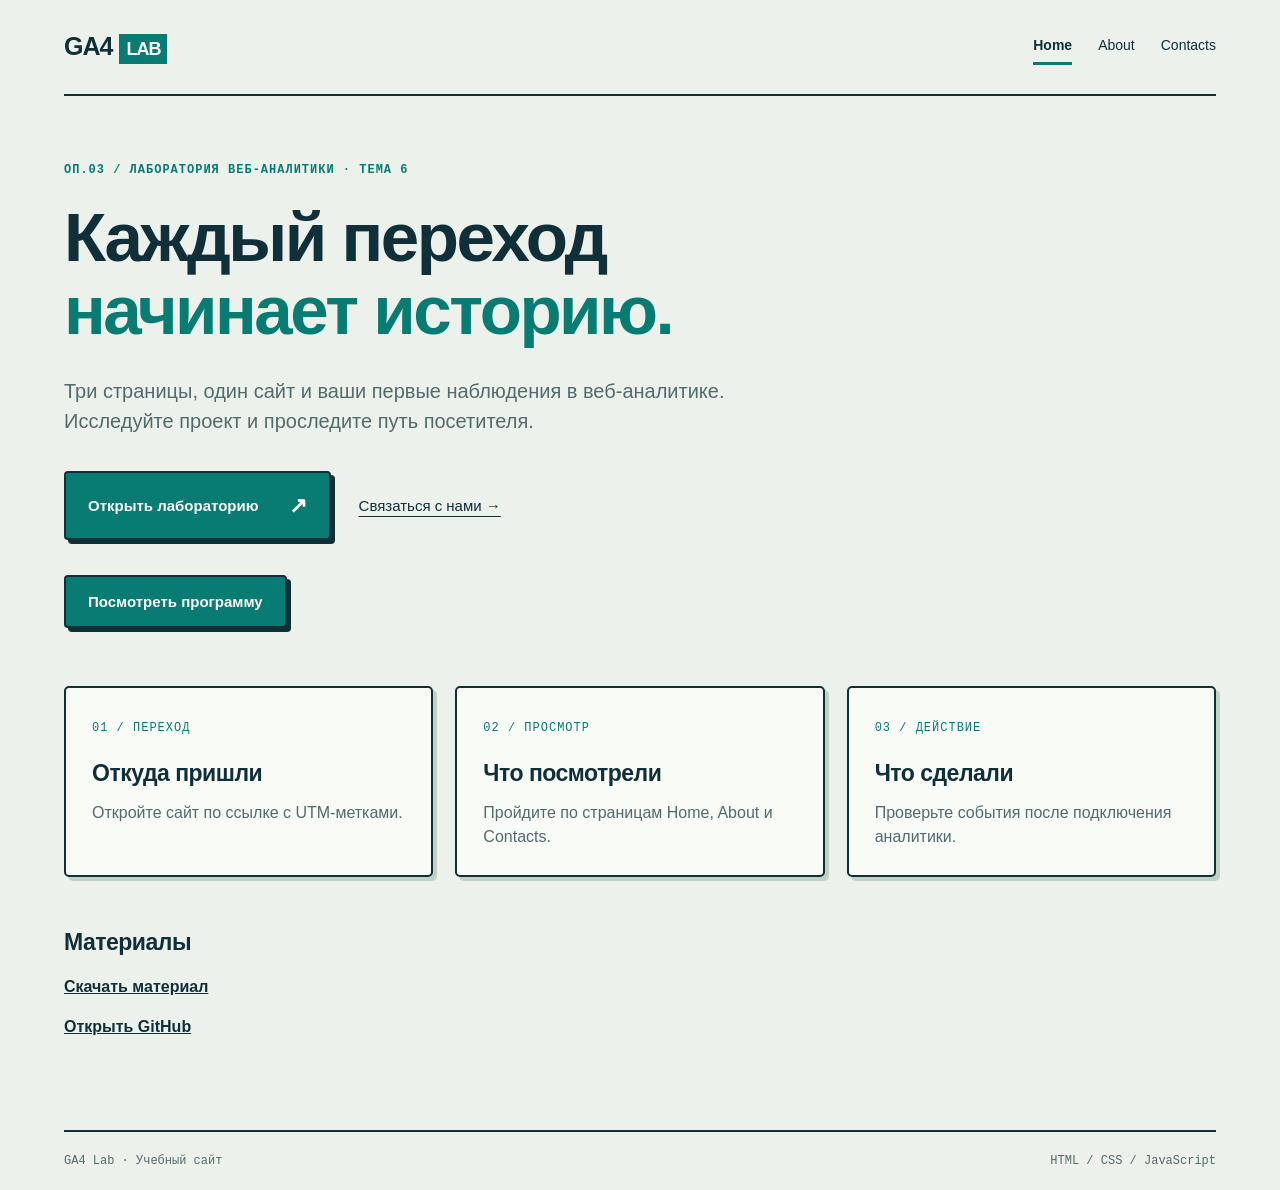
<file: index.html>
<!doctype html>
<html lang="ru">
  <head>
    <!-- Google tag (gtag.js) -->
    <script
      async
      src="https://www.googletagmanager.com/gtag/js?id=G-39HF8SB8X7"
    ></script>
    <script>
      window.dataLayer = window.dataLayer || [];
      function gtag() {
        dataLayer.push(arguments);
      }
      gtag("js", new Date());

      gtag("config", "G-39HF8SB8X7");
    </script>

    <!-- На занятии вставьте Google Tag сразу после открывающего head. -->
    <meta charset="utf-8" />
    <meta name="viewport" content="width=device-width, initial-scale=1" />
    <meta
      name="description"
      content="Учебная лаборатория веб-аналитики: страницы, переходы и события."
    />
    <title>Home — GA4 Lab</title>
  <link rel="stylesheet" href="css/style.css">
  <script src="js/script.js" defer></script>
  <script src="js/metrics.js" defer></script>
  </head>
  <body>
    <header>
      <a class="brand" href="index.html">GA4<span>LAB</span></a>
      <nav aria-label="Основная навигация">
        <a href="index.html" aria-current="page">Home</a
        ><a href="about.html">About</a><a href="contacts.html">Contacts</a>
      </nav>
    </header>
    <main>
      <p class="eyebrow">ОП.03 / ЛАБОРАТОРИЯ ВЕБ-АНАЛИТИКИ · ТЕМА 6</p>
      <h1>Каждый переход<br /><em>начинает историю.</em></h1>
      <p class="lead">
        Три страницы, один сайт и ваши первые наблюдения в веб-аналитике.
        Исследуйте проект и проследите путь посетителя.
      </p>
      <div class="actions">
        <a class="button" href="about.html"
          >Открыть лабораторию <span>↗</span></a
        ><a class="secondary" href="contacts.html">Связаться с нами →</a>
      </div>
      <div class="program">
        <button id="program-cta" class="button" type="button">
          Посмотреть программу
        </button>
        <div id="program-preview" hidden>
          <h2>Программа открыта</h2>
          <p>События, параметры, DebugView и ключевые действия.</p>
        </div>
      </div>
      <section class="cards" aria-label="Что можно изучить">
        <article>
          <small>01 / ПЕРЕХОД</small>
          <h2>Откуда пришли</h2>
          <p>Откройте сайт по ссылке с UTM-метками.</p>
        </article>
        <article>
          <small>02 / ПРОСМОТР</small>
          <h2>Что посмотрели</h2>
          <p>Пройдите по страницам Home, About и Contacts.</p>
        </article>
        <article>
          <small>03 / ДЕЙСТВИЕ</small>
          <h2>Что сделали</h2>
          <p>Проверьте события после подключения аналитики.</p>
        </article>
      </section>
      <section class="materials" aria-label="Материалы">
        <h2>Материалы</h2>
        <p>
          <a href="assets/analytics-guide.pdf" download> Скачать материал </a>
        </p>
        <p>
          <a
            href="https://github.com/"
            target="_blank"
            rel="noopener noreferrer"
          >
            Открыть GitHub
          </a>
        </p>
      </section>
    </main>
    <footer>
      <span>GA4 Lab · Учебный сайт</span><span>HTML / CSS / JavaScript</span>
    </footer>
  </body>
</html>
</file>
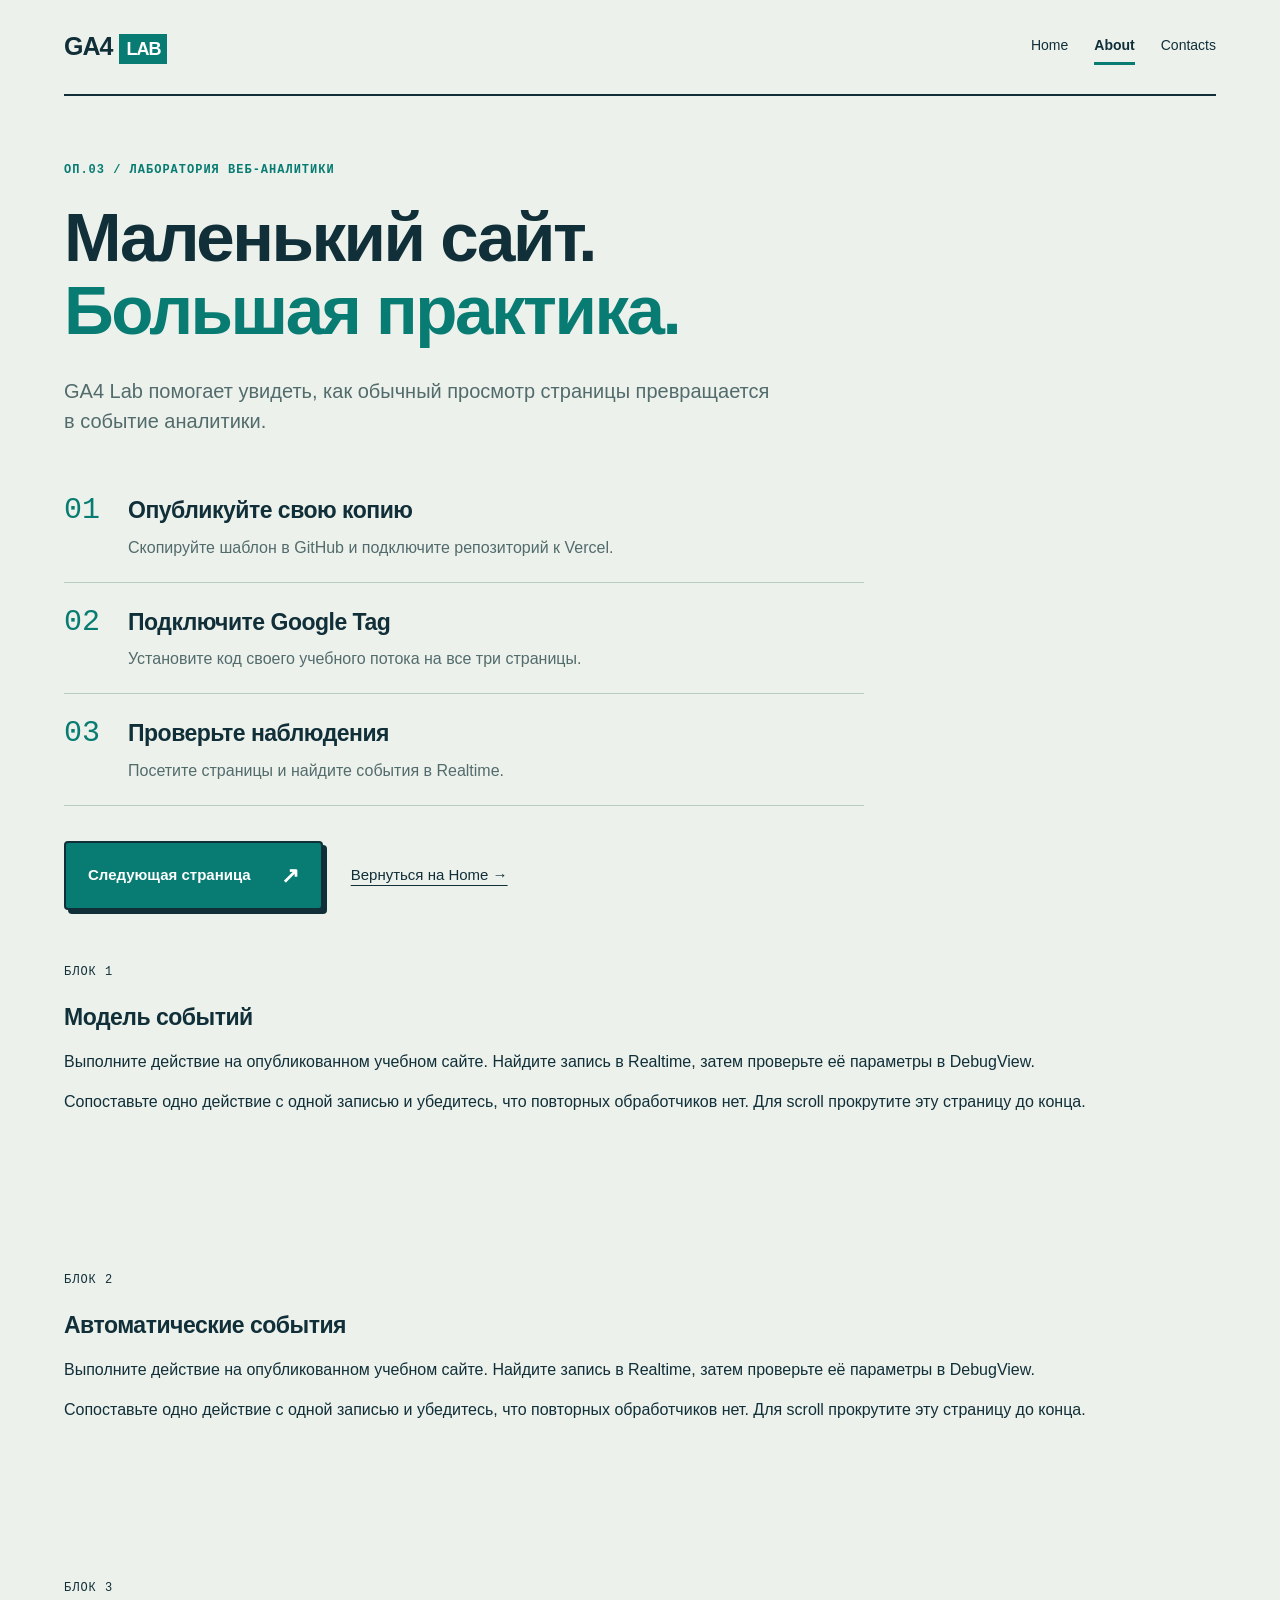
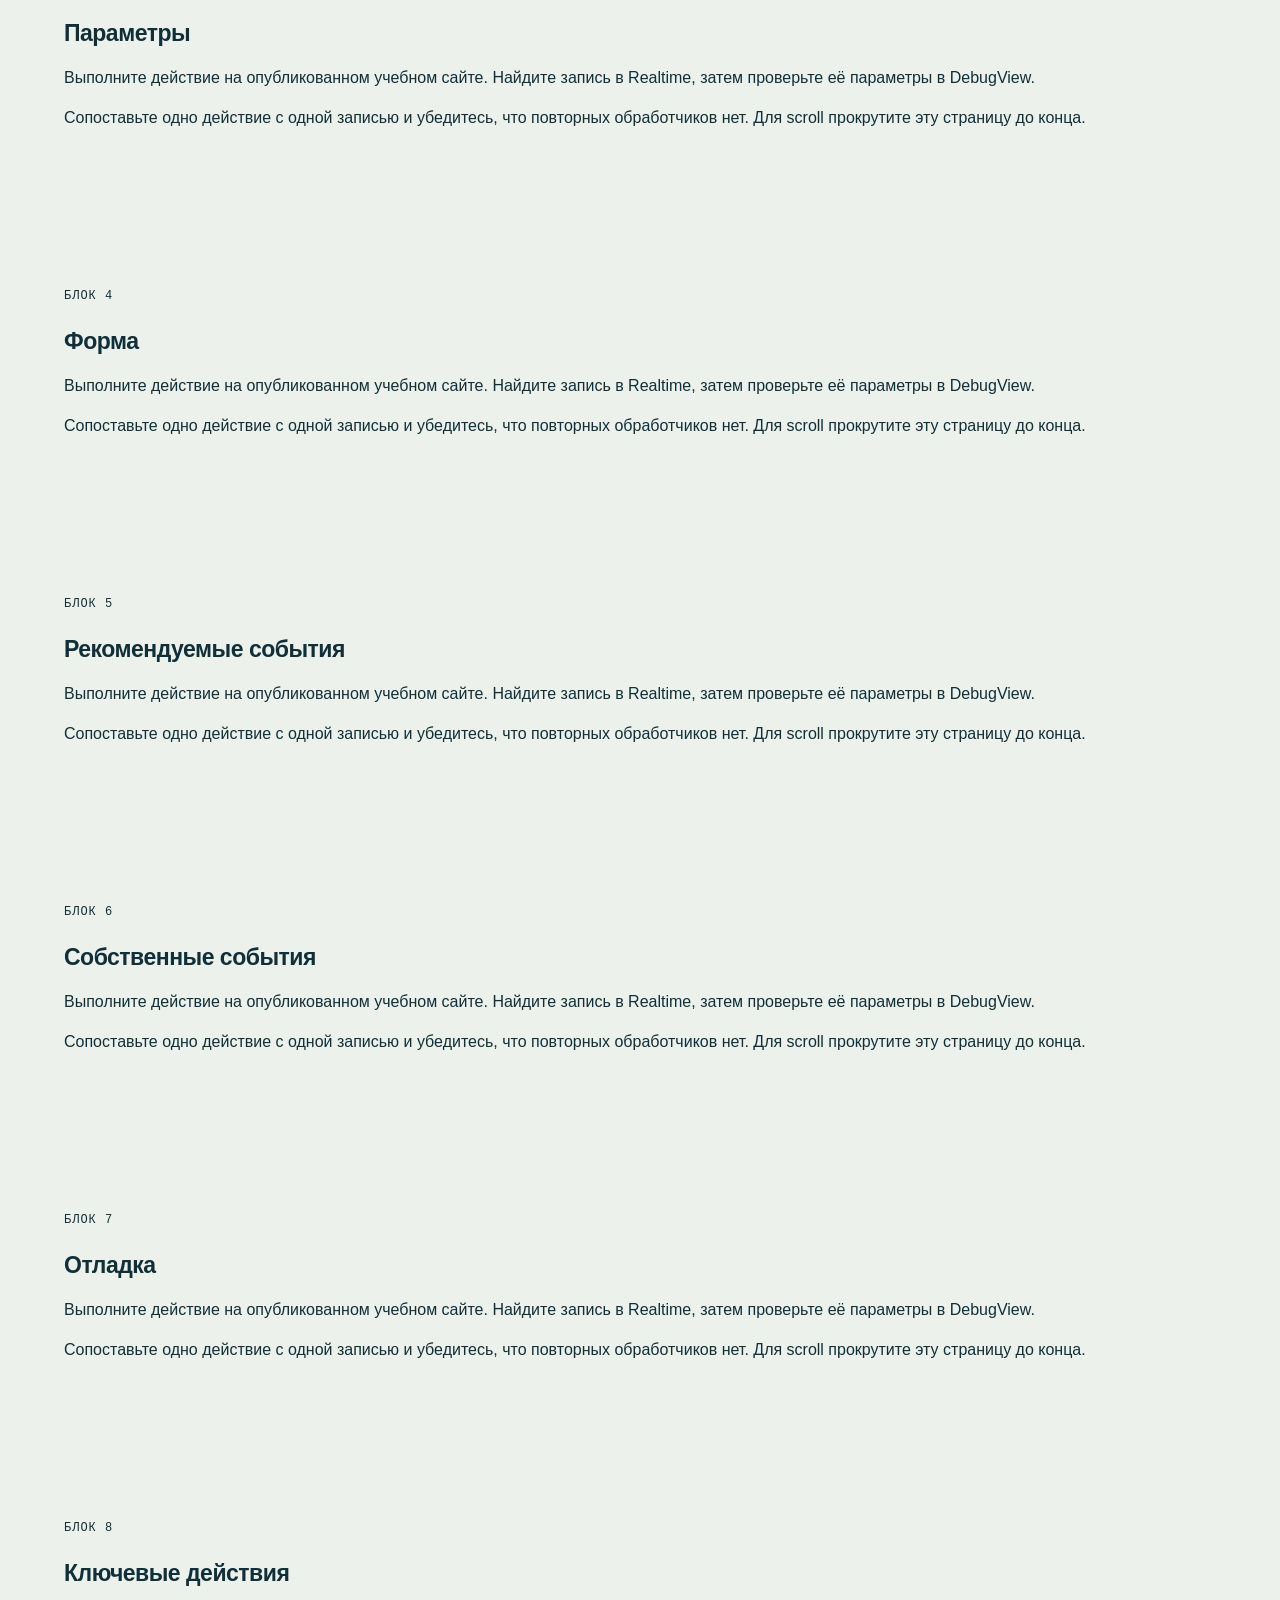
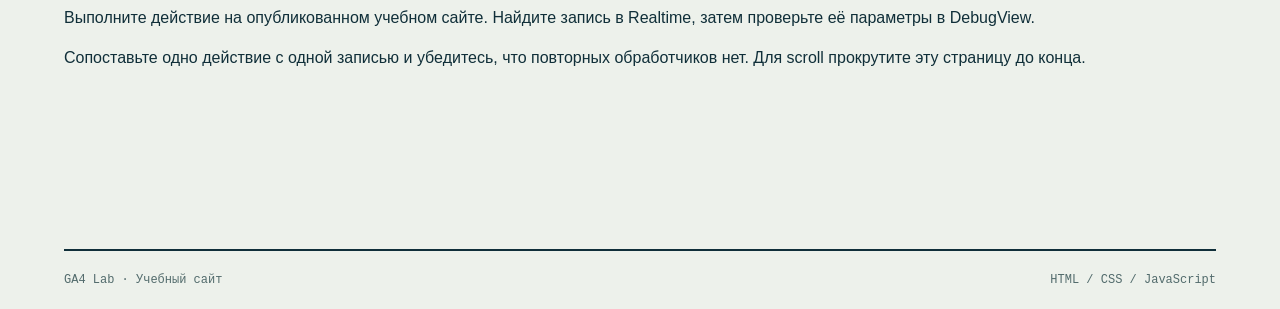
<file: about.html>
<!doctype html>
<html lang="ru">
<head>
  <!-- Google tag (gtag.js) -->
  <script async src="https://www.googletagmanager.com/gtag/js?id=G-39HF8SB8X7"></script>
  <script>
    window.dataLayer = window.dataLayer || [];
    function gtag(){dataLayer.push(arguments);}
    gtag('js', new Date());

    gtag('config', 'G-39HF8SB8X7');
  </script>
  <!-- На занятии вставьте Google Tag сразу после открывающего head. -->
  <meta charset="utf-8">
  <meta name="viewport" content="width=device-width, initial-scale=1">
  <meta name="description" content="Учебная лаборатория веб-аналитики: страницы, переходы и события.">
  <title>About — GA4 Lab</title>
  <link rel="stylesheet" href="css/style.css">
  <script src="js/script.js" defer></script>
  <script src="js/metrics.js" defer></script>
</head>
<body>
  <header><a class="brand" href="index.html">GA4<span>LAB</span></a><nav aria-label="Основная навигация"><a href="index.html">Home</a><a href="about.html" aria-current="page">About</a><a href="contacts.html">Contacts</a></nav></header>
  <main><p class="eyebrow">ОП.03 / ЛАБОРАТОРИЯ ВЕБ-АНАЛИТИКИ</p><h1>Маленький сайт.<br><em>Большая практика.</em></h1><p class="lead">GA4 Lab помогает увидеть, как обычный просмотр страницы превращается в событие аналитики.</p><section class="steps" aria-label="Этапы практики"><article><b>01</b><div><h2>Опубликуйте свою копию</h2><p>Скопируйте шаблон в GitHub и подключите репозиторий к Vercel.</p></div></article><article><b>02</b><div><h2>Подключите Google Tag</h2><p>Установите код своего учебного потока на все три страницы.</p></div></article><article><b>03</b><div><h2>Проверьте наблюдения</h2><p>Посетите страницы и найдите события в Realtime.</p></div></article></section><div class="actions"><a class="button" href="contacts.html">Следующая страница <span>↗</span></a><a class="secondary" href="index.html">Вернуться на Home →</a></div>
<section class="program-block">
  <small>БЛОК 1</small>
  <h2>Модель событий</h2>
  <p>Выполните действие на опубликованном учебном сайте. Найдите запись в Realtime, затем проверьте её параметры в DebugView.</p>
  <p>Сопоставьте одно действие с одной записью и убедитесь, что повторных обработчиков нет. Для scroll прокрутите эту страницу до конца.</p>
</section>
<section class="program-block">
  <small>БЛОК 2</small>
  <h2>Автоматические события</h2>
  <p>Выполните действие на опубликованном учебном сайте. Найдите запись в Realtime, затем проверьте её параметры в DebugView.</p>
  <p>Сопоставьте одно действие с одной записью и убедитесь, что повторных обработчиков нет. Для scroll прокрутите эту страницу до конца.</p>
</section>
<section class="program-block">
  <small>БЛОК 3</small>
  <h2>Параметры</h2>
  <p>Выполните действие на опубликованном учебном сайте. Найдите запись в Realtime, затем проверьте её параметры в DebugView.</p>
  <p>Сопоставьте одно действие с одной записью и убедитесь, что повторных обработчиков нет. Для scroll прокрутите эту страницу до конца.</p>
</section>
<section class="program-block">
  <small>БЛОК 4</small>
  <h2>Форма</h2>
  <p>Выполните действие на опубликованном учебном сайте. Найдите запись в Realtime, затем проверьте её параметры в DebugView.</p>
  <p>Сопоставьте одно действие с одной записью и убедитесь, что повторных обработчиков нет. Для scroll прокрутите эту страницу до конца.</p>
</section>
<section class="program-block">
  <small>БЛОК 5</small>
  <h2>Рекомендуемые события</h2>
  <p>Выполните действие на опубликованном учебном сайте. Найдите запись в Realtime, затем проверьте её параметры в DebugView.</p>
  <p>Сопоставьте одно действие с одной записью и убедитесь, что повторных обработчиков нет. Для scroll прокрутите эту страницу до конца.</p>
</section>
<section class="program-block">
  <small>БЛОК 6</small>
  <h2>Собственные события</h2>
  <p>Выполните действие на опубликованном учебном сайте. Найдите запись в Realtime, затем проверьте её параметры в DebugView.</p>
  <p>Сопоставьте одно действие с одной записью и убедитесь, что повторных обработчиков нет. Для scroll прокрутите эту страницу до конца.</p>
</section>
<section class="program-block">
  <small>БЛОК 7</small>
  <h2>Отладка</h2>
  <p>Выполните действие на опубликованном учебном сайте. Найдите запись в Realtime, затем проверьте её параметры в DebugView.</p>
  <p>Сопоставьте одно действие с одной записью и убедитесь, что повторных обработчиков нет. Для scroll прокрутите эту страницу до конца.</p>
</section>
<section class="program-block">
  <small>БЛОК 8</small>
  <h2>Ключевые действия</h2>
  <p>Выполните действие на опубликованном учебном сайте. Найдите запись в Realtime, затем проверьте её параметры в DebugView.</p>
  <p>Сопоставьте одно действие с одной записью и убедитесь, что повторных обработчиков нет. Для scroll прокрутите эту страницу до конца.</p>
</section>
</main>
  <footer><span>GA4 Lab · Учебный сайт</span><span>HTML / CSS / JavaScript</span></footer>
</body>
</html>
</file>
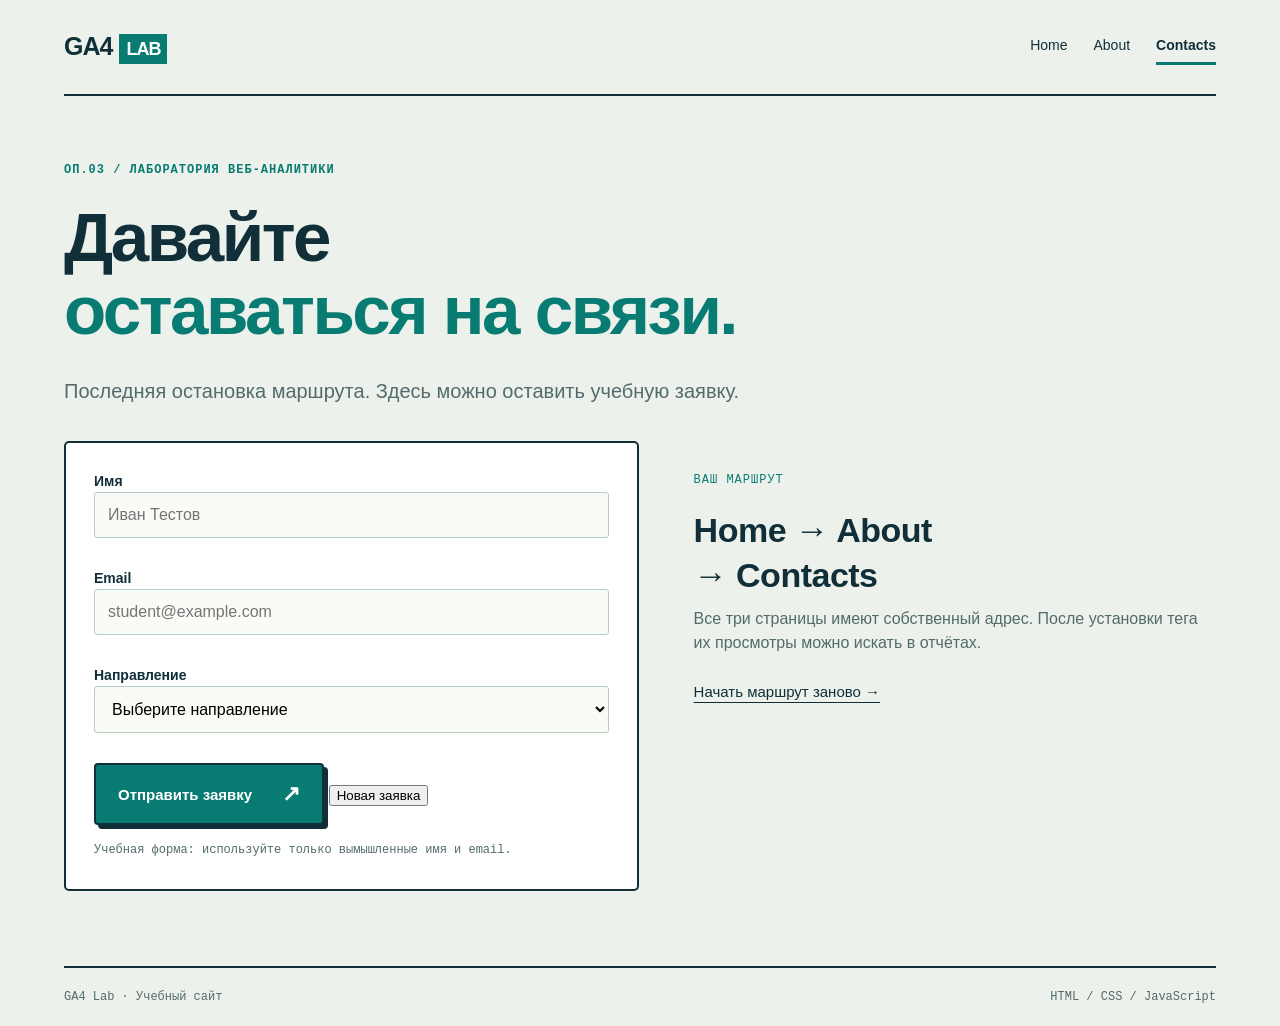
<file: contacts.html>
<!doctype html>
<html lang="ru">
<head>
  <!-- Google tag (gtag.js) — подставьте свой ID вместо G-XXXXXXXXXX -->
  <script async src="https://www.googletagmanager.com/gtag/js?id=G-39HF8SB8X7"></script>
  <script>
    window.dataLayer = window.dataLayer || [];
    function gtag(){dataLayer.push(arguments);}
    gtag('js', new Date());

    gtag('config', 'G-39HF8SB8X7');
  </script>

  <meta charset="utf-8">
  <meta name="viewport" content="width=device-width, initial-scale=1">
  <meta name="description" content="Учебная лаборатория веб-аналитики: страницы, переходы и события.">
  <title>Contacts — GA4 Lab</title>
  <link rel="stylesheet" href="css/style.css">
  <script src="js/script.js" defer></script>
  <script src="js/metrics.js" defer></script>
</head>
<body>
  <header><a class="brand" href="index.html">GA4<span>LAB</span></a><nav aria-label="Основная навигация"><a href="index.html">Home</a><a href="about.html">About</a><a href="contacts.html" aria-current="page">Contacts</a></nav></header>
  <main><p class="eyebrow">ОП.03 / ЛАБОРАТОРИЯ ВЕБ-АНАЛИТИКИ</p><h1>Давайте<br><em>оставаться на связи.</em></h1><p class="lead">Последняя остановка маршрута. Здесь можно оставить учебную заявку.</p><div class="contact-grid">
<!-- ВАШ_APPS_SCRIPT_URL замените адресом Web App, который оканчивается на /exec -->
<form id="lead-form" action="https://script.google.com/macros/s/AKfycbyooICeeFuCouNQbmw-0-HmNuDQRnX93ZDIGWr1t0ZB_vxgBdgjYx6ZZ-M2TCAVcljs/exec" method="POST" target="submission-frame">
  <label>Имя
    <input name="name" required maxlength="200" autocomplete="off" placeholder="Иван Тестов">
  </label>
  <label>Email
    <input name="email" type="email" required maxlength="200" autocomplete="off" placeholder="student@example.com">
  </label>
  <label>Направление
    <select name="direction" required>
      <option value="">Выберите направление</option>
      <option value="frontend">Frontend</option>
      <option value="backend">Backend</option>
      <option value="data">Data</option>
    </select>
  </label>
  <input type="hidden" name="request_id" id="request_id">
  <input type="hidden" name="utm_source" id="utm_source">
  <input type="hidden" name="utm_medium" id="utm_medium">
  <input type="hidden" name="utm_campaign" id="utm_campaign">
  <button class="button" type="submit">Отправить заявку <span>↗</span></button>
  <button type="reset">Новая заявка</button>
  <p id="form-status" role="status"></p>
  <small>Учебная форма: используйте только вымышленные имя и email.</small>
</form>
<iframe name="submission-frame" id="submission-frame" title="Ответ приёмника заявок" hidden></iframe>
<aside><span class="tag">ВАШ МАРШРУТ</span><h2>Home → About<br>→ Contacts</h2><p>Все три страницы имеют собственный адрес. После установки тега их просмотры можно искать в отчётах.</p><a class="secondary" href="index.html">Начать маршрут заново →</a></aside></div></main>
  <footer><span>GA4 Lab · Учебный сайт</span><span>HTML / CSS / JavaScript</span></footer>
</body>
</html>
</file>
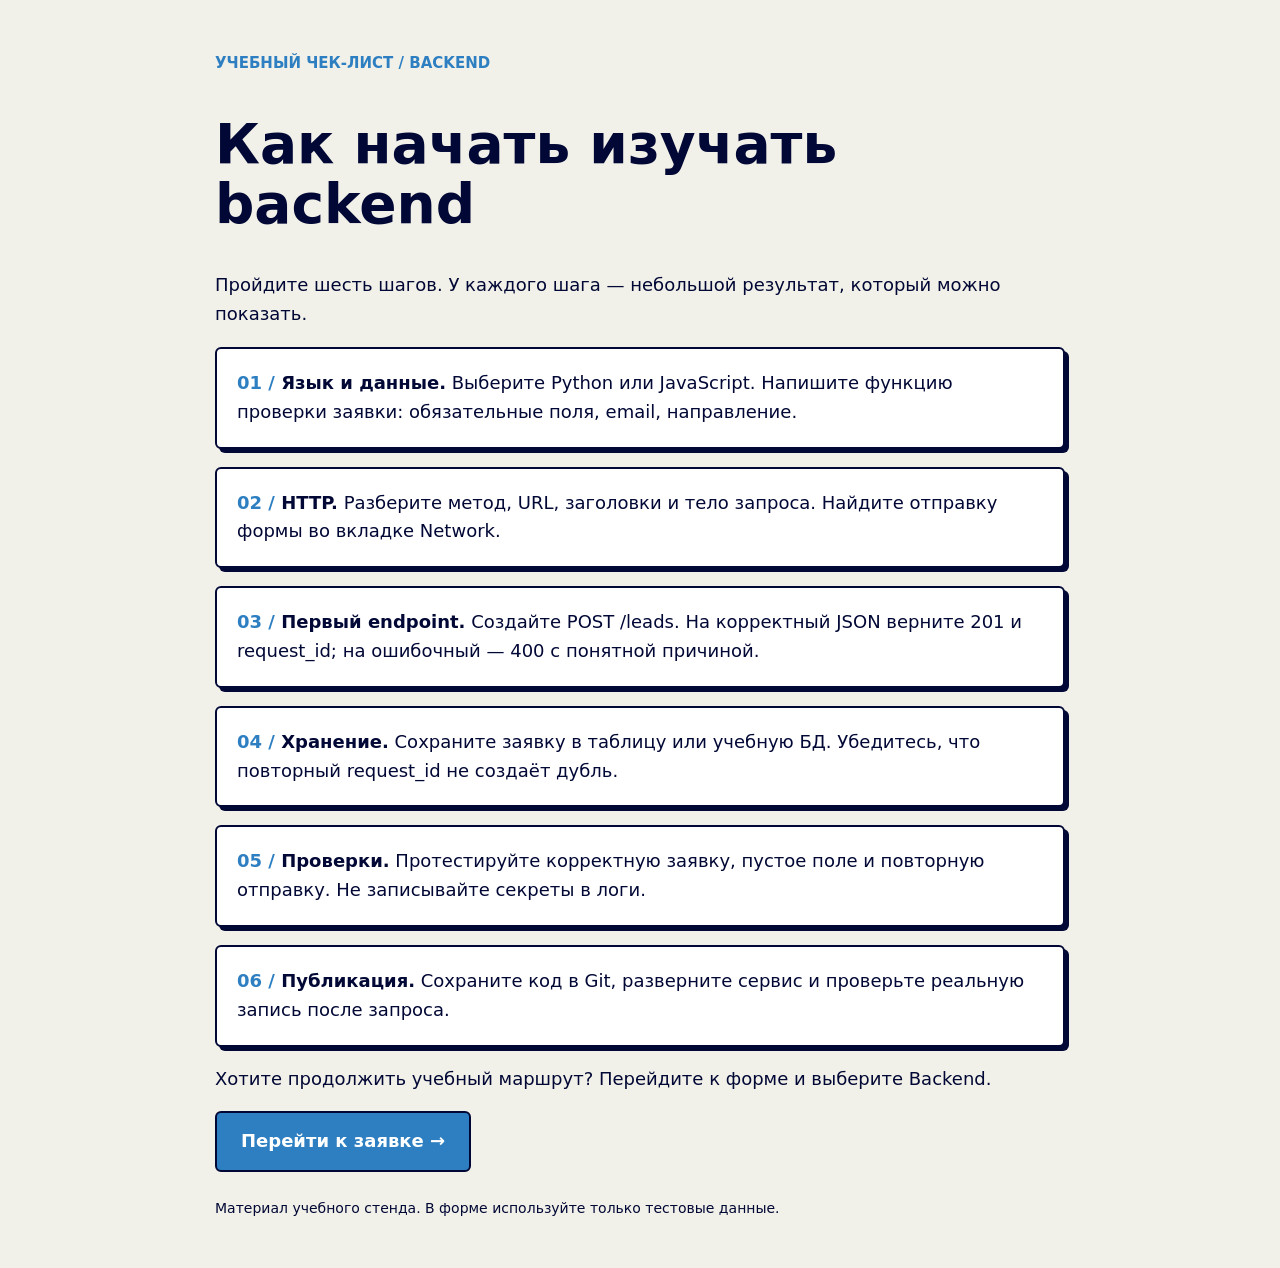
<file: guide.html>
<!doctype html><html lang="ru"><head><meta charset="utf-8"><meta name="viewport" content="width=device-width,initial-scale=1"><title>Как начать изучать backend · Учебный материал</title>
<!-- Для другого проекта замените ID в двух строках ниже на ID своего веб-потока. -->
<script async src="https://www.googletagmanager.com/gtag/js?id=G-39HF8SB8X7"></script>
<script>window.dataLayer=window.dataLayer||[];function gtag(){dataLayer.push(arguments)}gtag('js',new Date());gtag('config','G-2CNN55NJF7');</script>
<style>body{margin:0;background:#f2f1e9;color:#020835;font:18px/1.6 system-ui,sans-serif}main{max-width:850px;margin:0 auto;padding:48px 22px}small{color:#2d7fc1;font-weight:700}h1{font-size:clamp(32px,6vw,55px);line-height:1.1}ol{padding:0;list-style:none;counter-reset:steps}li{counter-increment:steps;border:2px solid #020835;padding:20px;margin:18px 0;background:white;border-radius:6px;box-shadow:4px 4px #020835}li:before{content:counter(steps,decimal-leading-zero)' / ';color:#2d7fc1;font-weight:bold}a{display:inline-block;background:#2d7fc1;color:white;border:2px solid #020835;border-radius:6px;padding:14px 24px;text-decoration:none;font-weight:700}a:focus-visible{outline:4px solid #be7414;outline-offset:4px}footer{font-size:14px;margin-top:25px}code{overflow-wrap:anywhere}</style><script src="guide.js" defer></script></head><body><main><small>УЧЕБНЫЙ ЧЕК-ЛИСТ / BACKEND</small><h1>Как начать изучать backend</h1><p>Пройдите шесть шагов. У каждого шага — небольшой результат, который можно показать.</p><ol><li><b>Язык и данные.</b> Выберите Python или JavaScript. Напишите функцию проверки заявки: обязательные поля, email, направление.</li><li><b>HTTP.</b> Разберите метод, URL, заголовки и тело запроса. Найдите отправку формы во вкладке Network.</li><li><b>Первый endpoint.</b> Создайте POST /leads. На корректный JSON верните 201 и request_id; на ошибочный — 400 с понятной причиной.</li><li><b>Хранение.</b> Сохраните заявку в таблицу или учебную БД. Убедитесь, что повторный request_id не создаёт дубль.</li><li><b>Проверки.</b> Протестируйте корректную заявку, пустое поле и повторную отправку. Не записывайте секреты в логи.</li><li><b>Публикация.</b> Сохраните код в Git, разверните сервис и проверьте реальную запись после запроса.</li></ol><p>Хотите продолжить учебный маршрут? Перейдите к форме и выберите Backend.</p><a id="lead-link" href="contacts.html">Перейти к заявке →</a><footer>Материал учебного стенда. В форме используйте только тестовые данные.</footer></main></body></html>
</file>
<file: css/style.css>
:root{--ink:#102f39;--paper:#edf1eb;--accent:#087c73;--line:#b9ccc1;--muted:#526b6c}*{box-sizing:border-box}body{margin:0;background:var(--paper);color:var(--ink);font-family:Arial,Helvetica,sans-serif;line-height:1.5}a{color:inherit}header,main,footer{width:min(1160px,90%);margin:auto}header{display:flex;align-items:center;justify-content:space-between;padding:28px 0;border-bottom:2px solid var(--ink)}.brand{font-size:25px;font-weight:900;text-decoration:none;letter-spacing:-1px}.brand span{background:var(--accent);color:white;padding:5px 7px;margin-left:7px;font-size:18px}nav{display:flex;gap:26px}nav a{text-decoration:none;font-size:14px;padding:6px 0}nav a[aria-current]{border-bottom:3px solid var(--accent);font-weight:bold}main{padding:65px 0 75px;min-height:calc(100vh - 185px)}.eyebrow,small,.tag{font-family:monospace;font-size:12px;letter-spacing:1px}.eyebrow{color:var(--accent);font-weight:bold;margin:0 0 22px}h1{font-size:clamp(38px,5.4vw,72px);line-height:1.07;letter-spacing:-2.5px;margin:0 0 28px;font-weight:800}h1 em{font-style:normal;color:var(--accent)}.lead{font-size:20px;max-width:710px;color:var(--muted);margin-bottom:30px}.actions{display:flex;gap:28px;align-items:center;margin:35px 0}.button{display:inline-flex;justify-content:space-between;gap:30px;align-items:center;background:var(--accent);color:white;border:2px solid var(--ink);padding:16px 22px;border-radius:4px;text-decoration:none;font-size:15px;font-weight:bold;box-shadow:4px 4px 0 var(--ink);cursor:pointer}.button:hover{background:#075f59;transform:translateY(-2px)}.button span{font-size:22px}.secondary{text-underline-offset:5px;font-size:15px}.cards{display:grid;grid-template-columns:repeat(3,1fr);gap:22px;margin-top:58px}.cards article{padding:26px;background:#f9fbf7;border:2px solid var(--ink);border-radius:5px;box-shadow:4px 4px 0 #c0d2c6}.cards small{color:var(--accent)}h2{font-size:23px;letter-spacing:-.5px;margin:18px 0 10px}article p,aside p{color:var(--muted);margin:0}.steps{max-width:800px;margin:35px 0}.steps article{display:flex;gap:28px;padding:22px 0;border-bottom:1px solid var(--line)}.steps article>b{font:30px monospace;color:var(--accent)}.steps h2{margin:0 0 8px}.contact-grid{display:grid;grid-template-columns:1.1fr 1fr;gap:55px;margin-top:35px}form{background:white;border:2px solid var(--ink);border-radius:5px;padding:28px}label{display:block;font-weight:bold;font-size:14px;margin-bottom:8px}input,select{width:100%;padding:13px;font:16px Arial;border:1px solid var(--line);border-radius:3px;background:#f9fbf7;margin-bottom:22px}form small{display:block;color:var(--muted);letter-spacing:0;line-height:1.6}#form-status{color:var(--accent);font-weight:bold}aside{padding:25px 0}.tag{color:var(--accent)}aside h2{font-size:34px;line-height:1.3}aside p{margin-bottom:25px}footer{border-top:2px solid var(--ink);padding:22px 0;display:flex;justify-content:space-between;font:12px monospace;color:var(--muted)}:focus-visible{outline:3px solid #df9509;outline-offset:5px}@media(max-width:700px){header{padding:22px 0}nav{gap:14px}nav a{font-size:12px}main{padding:38px 0}h1{letter-spacing:-1.5px}.lead{font-size:17px}.cards,.contact-grid{grid-template-columns:1fr;gap:20px}.cards{margin-top:38px}.actions{align-items:flex-start;flex-direction:column;gap:22px}footer{gap:12px;flex-wrap:wrap}.contact-grid{gap:10px}}@media(prefers-reduced-motion:no-preference){main{animation:appear .45s ease}.button{transition:background .15s,transform .15s}@keyframes appear{from{opacity:0;transform:translateY(12px)}to{opacity:1;transform:none}}}

.materials,.program-block{margin-top:48px}
.program-block{min-height:260px}
.materials a{font-weight:600}
.program{margin-top:32px}
#program-preview{margin-top:16px}
</file>
